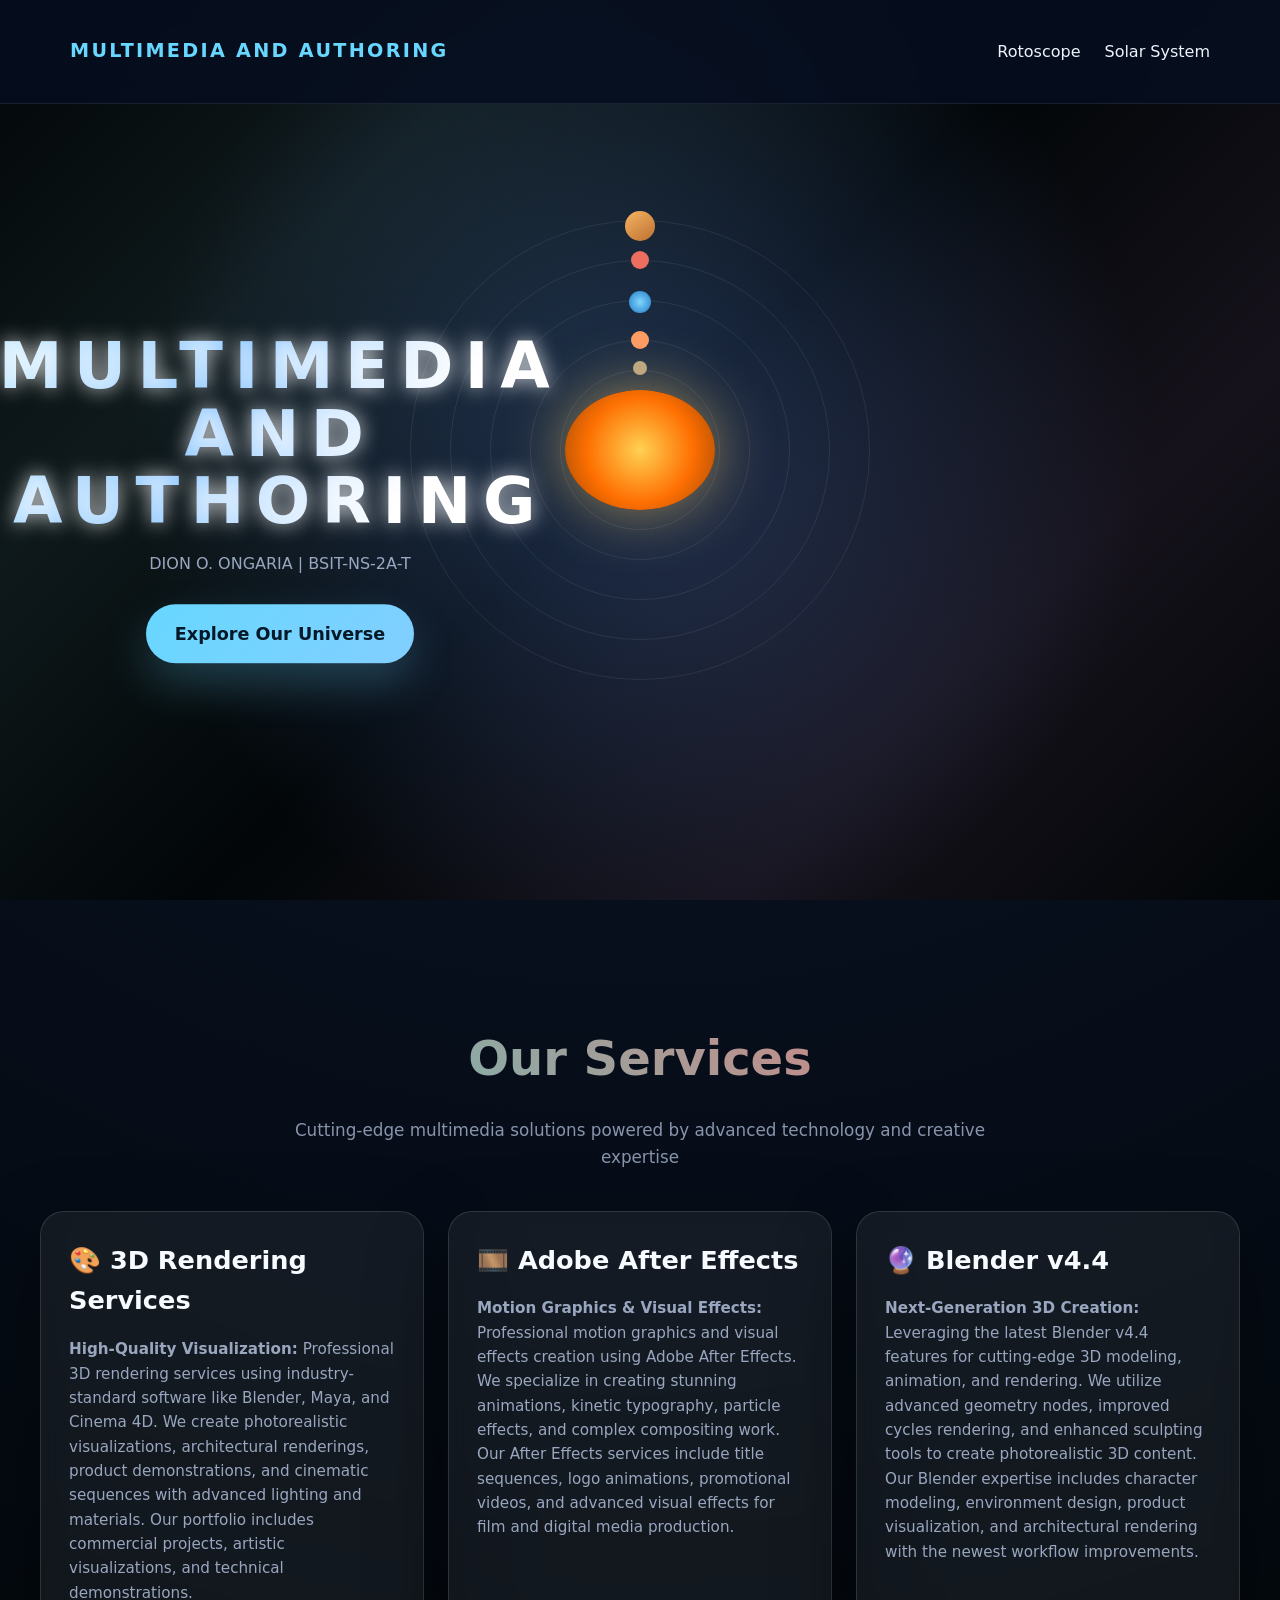
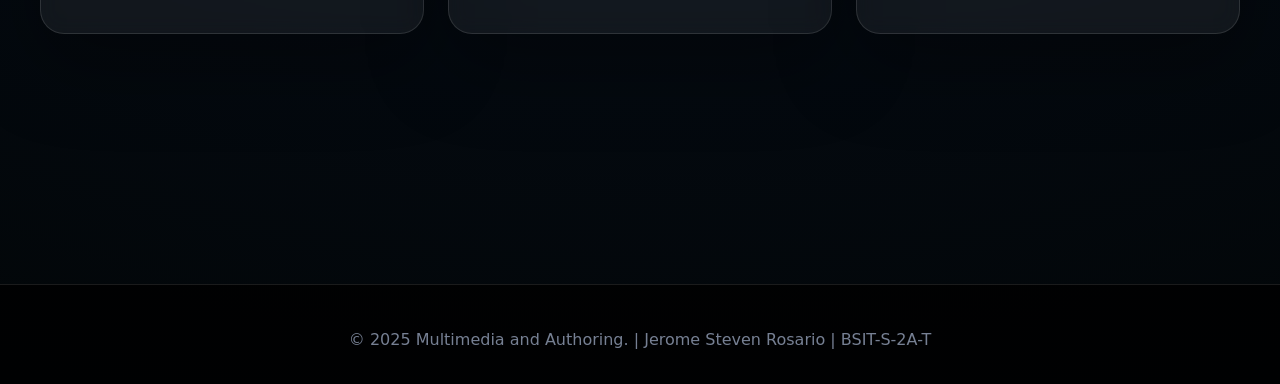
<file: index.html>
<!DOCTYPE html>
<html lang="en">

<head>
    <meta charset="UTF-8">
    <meta name="viewport" content="width=device-width, initial-scale=1.0">
    <title>Multimedia & Authoring</title>
    <style>
        * {
            margin: 0;
            padding: 0;
            box-sizing: border-box;
        }
        
        body {
            font-family: 'Arial', sans-serif;
            background: linear-gradient(135deg, #0a0a0a 0%, #1a1a2e 50%, #16213e 100%);
            color: #ffffff;
            overflow-x: hidden;
        }
        /* Solar System Header */
        
        .solar-system-header {
            position: relative;
            height: 100vh;
            background: radial-gradient(circle at center, #0f0f23 0%, #000 70%);
            display: flex;
            align-items: center;
            justify-content: center;
            overflow: hidden;
        }
        
        .solar-system {
            position: relative;
            width: 800px;
            height: 800px;
        }
        
        .sun {
            position: absolute;
            top: 50%;
            left: 50%;
            transform: translate(-50%, -50%);
            width: 120px;
            height: 120px;
            background: radial-gradient(circle, #ffeb3b 0%, #ff9800 100%);
            border-radius: 50%;
            box-shadow: 0 0 50px #ffeb3b, 0 0 100px #ff9800;
            animation: sunPulse 4s ease-in-out infinite alternate;
        }
        
        @keyframes sunPulse {
            0% {
                transform: translate(-50%, -50%) scale(1);
            }
            100% {
                transform: translate(-50%, -50%) scale(1.1);
            }
        }
        
        .orbit {
            position: absolute;
            top: 50%;
            left: 50%;
            transform: translate(-50%, -50%);
            border: 1px solid rgba(255, 255, 255, 0.1);
            border-radius: 50%;
            animation: rotate 360s linear infinite;
        }
        
        .orbit-1 {
            width: 200px;
            height: 200px;
            animation-duration: 20s;
        }
        
        .orbit-2 {
            width: 300px;
            height: 300px;
            animation-duration: 30s;
        }
        
        .orbit-3 {
            width: 400px;
            height: 400px;
            animation-duration: 40s;
        }
        
        .orbit-4 {
            width: 500px;
            height: 500px;
            animation-duration: 50s;
        }
        
        .orbit-5 {
            width: 600px;
            height: 600px;
            animation-duration: 60s;
        }
        
        @keyframes rotate {
            from {
                transform: translate(-50%, -50%) rotate(0deg);
            }
            to {
                transform: translate(-50%, -50%) rotate(360deg);
            }
        }
        
        .planet {
            position: absolute;
            border-radius: 50%;
            top: -10px;
            left: 50%;
            transform: translateX(-50%);
            transition: transform 0.3s ease, box-shadow 0.3s ease;
            cursor: pointer;
        }
        
        .mercury {
            width: 15px;
            height: 15px;
            background: #8c7853;
        }
        
        .venus {
            width: 20px;
            height: 20px;
            background: #ff6b47;
        }
        
        .earth {
            width: 25px;
            height: 25px;
            background: linear-gradient(45deg, #4fc3f7 0%, #29b6f6 50%, #0277bd 100%);
        }
        
        .mars {
            width: 18px;
            height: 18px;
            background: #d32f2f;
        }
        
        .jupiter {
            width: 35px;
            height: 35px;
            background: #ff8a65;
        }
        /* Rotoscope Effect */
        
        .rotoscope-overlay {
            position: absolute;
            top: 0;
            left: 0;
            width: 100%;
            height: 100%;
            background: linear-gradient(45deg, transparent 0%, rgba(255, 0, 150, 0.1) 25%, transparent 50%, rgba(0, 255, 255, 0.1) 75%, transparent 100%);
            animation: rotoscope 8s linear infinite;
            pointer-events: none;
        }
        
        @keyframes rotoscope {
            0% {
                transform: translateX(-100%);
            }
            100% {
                transform: translateX(100%);
            }
        }
        /* Header Content */
        
        .header-content {
            position: absolute;
            top: 50%;
            left: 50%;
            transform: translate(-50%, -50%);
            text-align: center;
            z-index: 10;
        }
        
        .header-content h1 {
            font-size: 4rem;
            margin-bottom: 1rem;
            text-shadow: 0 0 20px rgba(255, 255, 255, 0.8);
            animation: titleGlow 3s ease-in-out infinite alternate;
        }
        
        @keyframes titleGlow {
            0% {
                text-shadow: 0 0 20px rgba(255, 255, 255, 0.8);
            }
            100% {
                text-shadow: 0 0 30px rgba(255, 255, 255, 1), 0 0 40px rgba(0, 255, 255, 0.5);
            }
        }
        
        .header-content p {
            font-size: 1.5rem;
            margin-bottom: 2rem;
            opacity: 0.9;
        }
        
        .cta-button {
            display: inline-block;
            padding: 15px 40px;
            background: linear-gradient(45deg, #ff6b6b, #4ecdc4);
            color: white;
            text-decoration: none;
            border-radius: 30px;
            font-size: 1.1rem;
            font-weight: bold;
            transition: all 0.3s ease;
            box-shadow: 0 4px 15px rgba(255, 107, 107, 0.3);
        }
        
        .cta-button:hover {
            transform: translateY(-2px);
            box-shadow: 0 6px 20px rgba(255, 107, 107, 0.5);
        }
        /* Navigation */
        
        .nav-bar {
            position: fixed;
            top: 0;
            left: 0;
            width: 100%;
            padding: 20px 50px;
            background: rgba(0, 0, 0, 0.3);
            backdrop-filter: blur(10px);
            z-index: 100;
            transition: background 0.3s ease;
        }
        
        .nav-bar.scrolled {
            background: rgba(0, 0, 0, 0.8);
        }
        
        .nav-container {
            display: flex;
            justify-content: space-between;
            align-items: center;
        }
        
        .logo {
            font-size: 1.5rem;
            font-weight: bold;
            color: #4ecdc4;
        }
        
        .nav-links {
            display: flex;
            list-style: none;
            gap: 30px;
        }
        
        .nav-links a {
            color: #ffffff;
            text-decoration: none;
            transition: color 0.3s ease;
        }
        
        .nav-links a:hover {
            color: #4ecdc4;
        }
        /* Mobile Menu */
        
        .mobile-menu-toggle {
            display: none;
            background: none;
            border: none;
            color: #ffffff;
            font-size: 1.5rem;
            cursor: pointer;
        }
        
        .mobile-menu {
            position: fixed;
            top: 0;
            left: -100%;
            width: 100%;
            height: 100vh;
            background: rgba(0, 0, 0, 0.95);
            display: flex;
            flex-direction: column;
            justify-content: center;
            align-items: center;
            transition: left 0.3s ease;
            z-index: 200;
        }
        
        .mobile-menu.active {
            left: 0;
        }
        
        .mobile-menu a {
            color: #ffffff;
            text-decoration: none;
            font-size: 2rem;
            margin: 20px 0;
            transition: color 0.3s ease;
        }
        
        .mobile-menu a:hover {
            color: #4ecdc4;
        }
        
        .mobile-menu-close {
            position: absolute;
            top: 20px;
            right: 20px;
            background: none;
            border: none;
            color: #ffffff;
            font-size: 2rem;
            cursor: pointer;
        }
        /* Main Content - Removed excessive padding */
        
        .main-content {
            padding: 50px 50px 0;
            max-width: 1400px;
            margin: 0 auto;
        }
        
        .section {
            margin-bottom: 50px;
        }
        
        .section h2 {
            font-size: 3rem;
            margin-bottom: 20px;
            color: #4ecdc4;
            text-align: center;
            background: linear-gradient(45deg, #4ecdc4, #ff6b6b);
            -webkit-background-clip: text;
            -webkit-text-fill-color: transparent;
            background-clip: text;
        }
        
        .section-subtitle {
            text-align: center;
            font-size: 1.2rem;
            margin-bottom: 40px;
            opacity: 0.8;
            max-width: 800px;
            margin-left: auto;
            margin-right: auto;
        }
        /* Services Grid - Compact Layout */
        
        .services-grid {
            display: grid;
            grid-template-columns: repeat(auto-fit, minmax(400px, 1fr));
            gap: 25px;
            margin-top: 30px;
            align-items: stretch;
        }
        
        .service-card {
            background: rgba(255, 255, 255, 0.1);
            backdrop-filter: blur(10px);
            border: 1px solid rgba(255, 255, 255, 0.2);
            border-radius: 20px;
            padding: 30px;
            transition: all 0.3s ease;
            position: relative;
            overflow: hidden;
            height: 100%;
            display: flex;
            flex-direction: column;
        }
        
        .service-card::before {
            content: '';
            position: absolute;
            top: -50%;
            left: -50%;
            width: 200%;
            height: 200%;
            background: linear-gradient(45deg, transparent, rgba(255, 255, 255, 0.1), transparent);
            transform: rotate(45deg);
            transition: all 0.5s ease;
            opacity: 0;
        }
        
        .service-card:hover::before {
            opacity: 1;
            transform: rotate(45deg) translate(50%, 50%);
        }
        
        .service-card:hover {
            transform: translateY(-5px);
            box-shadow: 0 15px 30px rgba(78, 205, 196, 0.3);
            border-color: rgba(78, 205, 196, 0.5);
        }
        
        .service-card h3 {
            color: #ff6b6b;
            font-size: 1.6rem;
            margin-bottom: 15px;
            position: relative;
            z-index: 1;
        }
        
        .service-card p {
            line-height: 1.6;
            opacity: 0.9;
            position: relative;
            z-index: 1;
            flex-grow: 1;
            font-size: 0.95rem;
        }
        /* Footer - Reduced spacing */
        
        .footer {
            background: rgba(0, 0, 0, 0.8);
            padding: 40px 50px 30px;
            text-align: center;
            border-top: 1px solid rgba(255, 255, 255, 0.1);
            margin-top: 40px;
        }
        
        .footer-content {
            max-width: 1200px;
            margin: 0 auto;
        }
        
        .footer p {
            opacity: 0.7;
            margin-top: 10px;
        }
        /* Planet Tooltip */
        
        .planet-tooltip {
            position: absolute;
            background: rgba(0, 0, 0, 0.8);
            color: white;
            padding: 8px 12px;
            border-radius: 4px;
            font-size: 0.8rem;
            pointer-events: none;
            opacity: 0;
            transition: opacity 0.3s ease;
            z-index: 50;
        }
        
        .planet-tooltip.visible {
            opacity: 1;
        }
        /* Responsive Design */
        
        @media (max-width: 768px) {
            .nav-bar {
                padding: 15px 20px;
            }
            .nav-links {
                display: none;
            }
            .mobile-menu-toggle {
                display: block;
            }
            .header-content h1 {
                font-size: 2.5rem;
            }
            .header-content p {
                font-size: 1.2rem;
            }
            .main-content {
                padding: 30px 20px 0;
            }
            .solar-system {
                width: 400px;
                height: 400px;
            }
            .orbit-1 {
                width: 100px;
                height: 100px;
            }
            .orbit-2 {
                width: 150px;
                height: 150px;
            }
            .orbit-3 {
                width: 200px;
                height: 200px;
            }
            .orbit-4 {
                width: 250px;
                height: 250px;
            }
            .orbit-5 {
                width: 300px;
                height: 300px;
            }
            .section h2 {
                font-size: 2.5rem;
            }
            .services-grid {
                grid-template-columns: 1fr;
                gap: 20px;
            }
            .service-card {
                padding: 25px;
            }
            .section {
                margin-bottom: 30px;
            }
            .footer {
                padding: 30px 20px 20px;
                margin-top: 30px;
            }
        }
        
        @media (max-width: 480px) {
            .header-content h1 {
                font-size: 2rem;
            }
            .header-content p {
                font-size: 1rem;
            }
            .solar-system {
                width: 300px;
                height: 300px;
            }
            .orbit-1 {
                width: 80px;
                height: 80px;
            }
            .orbit-2 {
                width: 120px;
                height: 120px;
            }
            .orbit-3 {
                width: 160px;
                height: 160px;
            }
            .orbit-4 {
                width: 200px;
                height: 200px;
            }
            .orbit-5 {
                width: 240px;
                height: 240px;
            }
            .services-grid {
                gap: 15px;
            }
            .service-card {
                padding: 20px;
            }
            .main-content {
                padding: 20px 15px 0;
            }
        }
    </style>
    <link rel="stylesheet" href="styles.css">
</head>

<body>
    <!-- Navigation -->
    <nav class="nav-bar" id="navbar">
        <div class="nav-container">
            <div class="logo">Multimedia and Authoring</div>
            <ul class="nav-links">
                <li><a href="rotoscope.html">Rotoscope</a></li>
                <li><a href="solarsystem.html">Solar System</a></li>
            </ul>
            <button class="mobile-menu-toggle" onclick="toggleMobileMenu()">☰</button>
        </div>
    </nav>

    <!-- Mobile Menu -->
    <div class="mobile-menu" id="mobileMenu">
        <button class="mobile-menu-close" onclick="toggleMobileMenu()">×</button>
        <a href="home.html" onclick="toggleMobileMenu()">Home</a>
        <a href="rotoscope.html" onclick="toggleMobileMenu()">Rotoscope</a>
        <a href="solarsystem.html" onclick="toggleMobileMenu()">Solar System</a>
    </div>

    <!-- Solar System Header -->
    <header class="solar-system-header" id="home">
        <div class="solar-system">
            <div class="sun"></div>

            <div class="orbit orbit-1">
                <div class="planet mercury" data-planet="Mercury"></div>
            </div>

            <div class="orbit orbit-2">
                <div class="planet venus" data-planet="Venus"></div>
            </div>

            <div class="orbit orbit-3">
                <div class="planet earth" data-planet="Earth"></div>
            </div>

            <div class="orbit orbit-4">
                <div class="planet mars" data-planet="Mars"></div>
            </div>

            <div class="orbit orbit-5">
                <div class="planet jupiter" data-planet="Jupiter"></div>
            </div>
        </div>

        <div class="rotoscope-overlay"></div>

        <div class="header-content">
            <h1>MULTIMEDIA AND AUTHORING</h1>
            <p> DION O. ONGARIA | BSIT-NS-2A-T</p>
            <a href="#services" class="cta-button">Explore Our Universe</a>
        </div>
    </header>

    <!-- Planet Tooltip -->
    <div class="planet-tooltip" id="planetTooltip"></div>

    <!-- Main Content -->
    <main class="main-content">
        <!-- Services Section -->
        <section class="section" id="services">
            <h2>Our Services</h2>
            <p class="section-subtitle">Cutting-edge multimedia solutions powered by advanced technology and creative expertise</p>
            <div class="services-grid">

                <div class="service-card">
                    <h3>🎨 3D Rendering Services</h3>
                    <p><strong>High-Quality Visualization:</strong> Professional 3D rendering services using industry-standard software like Blender, Maya, and Cinema 4D. We create photorealistic visualizations, architectural renderings, product demonstrations,
                        and cinematic sequences with advanced lighting and materials. Our portfolio includes commercial projects, artistic visualizations, and technical demonstrations.</p>
                </div>

                <div class="service-card">
                    <h3>🎞️ Adobe After Effects</h3>
                    <p><strong>Motion Graphics & Visual Effects:</strong> Professional motion graphics and visual effects creation using Adobe After Effects. We specialize in creating stunning animations, kinetic typography, particle effects, and complex
                        compositing work. Our After Effects services include title sequences, logo animations, promotional videos, and advanced visual effects for film and digital media production.</p>
                </div>

                <div class="service-card">
                    <h3>🔮 Blender v4.4</h3>
                    <p><strong>Next-Generation 3D Creation:</strong> Leveraging the latest Blender v4.4 features for cutting-edge 3D modeling, animation, and rendering. We utilize advanced geometry nodes, improved cycles rendering, and enhanced sculpting
                        tools to create photorealistic 3D content. Our Blender expertise includes character modeling, environment design, product visualization, and architectural rendering with the newest workflow improvements.</p>
                </div>
            </div>
        </section>
    </main>

    <!-- Footer -->
    <footer class="footer">
        <div class="footer-content">
            <p>&copy; 2025 Multimedia and Authoring. | Jerome Steven Rosario | BSIT-S-2A-T</p>
        </div>
    </footer>

    <script>
        // Mobile menu toggle
        function toggleMobileMenu() {
            const mobileMenu = document.getElementById('mobileMenu');
            mobileMenu.classList.toggle('active');
        }

        // Navbar scroll effect
        window.addEventListener('scroll', function() {
            const navbar = document.getElementById('navbar');
            if (window.scrollY > 100) {
                navbar.classList.add('scrolled');
            } else {
                navbar.classList.remove('scrolled');
            }
        });

        // Planet tooltip
        const planets = document.querySelectorAll('.planet');
        const tooltip = document.getElementById('planetTooltip');

        planets.forEach(planet => {
            planet.addEventListener('mouseenter', function(e) {
                const planetName = e.target.getAttribute('data-planet');
                tooltip.textContent = planetName;
                tooltip.classList.add('visible');
            });

            planet.addEventListener('mousemove', function(e) {
                tooltip.style.left = e.pageX + 10 + 'px';
                tooltip.style.top = e.pageY - 30 + 'px';
            });

            planet.addEventListener('mouseleave', function() {
                tooltip.classList.remove('visible');
            });
        });

        // Smooth scrolling for anchor links
        document.querySelectorAll('a[href^="#"]').forEach(anchor => {
            anchor.addEventListener('click', function(e) {
                e.preventDefault();
                const target = document.querySelector(this.getAttribute('href'));
                if (target) {
                    target.scrollIntoView({
                        behavior: 'smooth',
                        block: 'start'
                    });
                }
            });
        });
    </script>
</body>

</html>
</file>
<file: styles.css>
:root {
    --bg: #08101f;
    --surface: rgba(255, 255, 255, 0.06);
    --surface-strong: rgba(255, 255, 255, 0.12);
    --text: #edf2fb;
    --text-muted: #a8b6d1;
    --accent: #67d7ff;
    --accent-strong: #61a5ff;
    --accent-dark: #0b3d91;
    --border: rgba(255, 255, 255, 0.12);
    --shadow: 0 30px 80px rgba(0, 0, 0, 0.35);
}

*,
*::before,
*::after {
    box-sizing: border-box;
}

html {
    scroll-behavior: smooth;
}

body {
    margin: 0;
    min-height: 100vh;
    font-family: Inter, system-ui, -apple-system, BlinkMacSystemFont, 'Segoe UI', sans-serif;
    color: var(--text);
    background: radial-gradient(circle at top, #0f1f3d 0%, #08101f 38%, #020608 100%);
    line-height: 1.6;
}

button,
input,
textarea,
select {
    font: inherit;
}

a {
    color: var(--accent);
    text-decoration: none;
}

a:hover {
    color: #98d9ff;
}

img,
video {
    max-width: 100%;
    display: block;
}

.section {
    padding: 80px 0;
}

.container {
    width: min(1200px, calc(100% - 40px));
    margin: 0 auto;
}

.nav-bar {
    position: fixed;
    inset: 0 auto auto 0;
    width: 100%;
    z-index: 100;
    background: rgba(6, 15, 32, 0.86);
    border-bottom: 1px solid rgba(255, 255, 255, 0.08);
    backdrop-filter: blur(16px);
    transition: transform 0.3s ease, background 0.3s ease, border-color 0.3s ease;
}

.nav-container {
    width: min(1200px, calc(100% - 40px));
    margin: 0 auto;
    display: flex;
    align-items: center;
    justify-content: space-between;
    padding: 16px 0;
}

.logo {
    font-size: 1.2rem;
    font-weight: 700;
    letter-spacing: 0.12em;
    color: var(--accent);
    text-transform: uppercase;
}

.nav-links {
    list-style: none;
    display: flex;
    gap: 24px;
    align-items: center;
}

.nav-links li {
    position: relative;
}

.nav-links a {
    color: var(--text);
    font-weight: 500;
    transition: color 0.25s ease;
}

.nav-links a:hover,
.nav-links a:focus {
    color: #bde4ff;
}

.nav-bar.scrolled {
    background: rgba(2, 8, 18, 0.98);
    border-color: rgba(255, 255, 255, 0.16);
}

.mobile-menu-toggle,
.mobile-menu-close,
.cta-button,
.back-btn {
    border: none;
    cursor: pointer;
}

.mobile-menu-toggle {
    display: none;
    background: rgba(255, 255, 255, 0.08);
    color: var(--text);
    width: 42px;
    height: 42px;
    border-radius: 50%;
}

.mobile-menu {
    display: none;
    position: fixed;
    inset: 0;
    background: rgba(4, 12, 24, 0.96);
    backdrop-filter: blur(16px);
    padding: 40px 24px;
    flex-direction: column;
    gap: 20px;
    z-index: 110;
    overflow-y: auto;
}

.mobile-menu.active {
    display: flex;
}

.mobile-menu a {
    color: var(--text);
    font-size: 1.25rem;
    padding: 14px 0;
    border-bottom: 1px solid rgba(255, 255, 255, 0.08);
}

.mobile-menu-close {
    align-self: flex-end;
    font-size: 2rem;
    color: var(--text);
    background: transparent;
}

.hero,
.solar-system-header {
    position: relative;
    display: flex;
    align-items: center;
    justify-content: center;
    min-height: 100vh;
    padding: 0 20px;
}

.solar-system-header {
    background: radial-gradient(circle at center, rgba(32, 50, 80, 0.95) 0%, #020608 65%);
    overflow: hidden;
}

.solar-system {
    position: relative;
    width: clamp(280px, 50vw, 700px);
    aspect-ratio: 1 / 1;
    display: grid;
    place-items: center;
}

.sun {
    position: absolute;
    inset: 50%;
    transform: translate(-50%, -50%);
    width: clamp(80px, 14vw, 150px);
    aspect-ratio: 1 / 1;
    border-radius: 50%;
    background: radial-gradient(circle, #ffd153 0%, #fe6f00 55%, #9c4300 100%);
    box-shadow: 0 0 60px rgba(255, 205, 92, 0.55);
    animation: pulse 4s ease-in-out infinite alternate;
}

@keyframes pulse {
    from {
        transform: translate(-50%, -50%) scale(1);
    }
    to {
        transform: translate(-50%, -50%) scale(1.08);
    }
}

.orbit {
    position: absolute;
    top: 50%;
    left: 50%;
    transform: translate(-50%, -50%);
    border-radius: 50%;
    border: 1px solid rgba(255, 255, 255, 0.08);
    animation: rotate 35s linear infinite;
}

.orbit-1 {
    width: 160px;
    height: 160px;
    animation-duration: 18s;
}

.orbit-2 {
    width: 220px;
    height: 220px;
    animation-duration: 26s;
}

.orbit-3 {
    width: 300px;
    height: 300px;
    animation-duration: 34s;
}

.orbit-4 {
    width: 380px;
    height: 380px;
    animation-duration: 42s;
}

.orbit-5 {
    width: 460px;
    height: 460px;
    animation-duration: 50s;
}

@keyframes rotate {
    from {
        transform: translate(-50%, -50%) rotate(0deg);
    }
    to {
        transform: translate(-50%, -50%) rotate(360deg);
    }
}

.planet {
    position: absolute;
    top: -10px;
    left: 50%;
    transform: translateX(-50%);
    border-radius: 50%;
    transition: transform 0.25s ease, box-shadow 0.25s ease;
}

.planet:hover {
    transform: translateX(-50%) scale(1.18);
    box-shadow: 0 0 25px rgba(255, 255, 255, 0.2);
}

.mercury {
    width: 14px;
    height: 14px;
    background: #bfa77f;
}

.venus {
    width: 18px;
    height: 18px;
    background: #ff9a62;
}

.earth {
    width: 22px;
    height: 22px;
    background: radial-gradient(circle, #7fd7ff 0%, #1d75c5 100%);
}

.mars {
    width: 18px;
    height: 18px;
    background: #ed6a5a;
}

.jupiter {
    width: 30px;
    height: 30px;
    background: linear-gradient(145deg, #f8b25b, #be6c2c);
}

.rotoscope-overlay {
    position: absolute;
    inset: 0;
    background: linear-gradient(135deg, transparent 0%, rgba(165, 255, 255, 0.08) 25%, transparent 50%, rgba(255, 160, 255, 0.08) 75%, transparent 100%);
    pointer-events: none;
    animation: drift 12s linear infinite;
}

@keyframes drift {
    from {
        transform: translateX(-100%);
    }
    to {
        transform: translateX(100%);
    }
}

.header-content {
    position: absolute;
    inset: auto 0 8% 0;
    max-width: 720px;
    margin: 0 auto;
    padding: 0 20px;
    text-align: center;
    z-index: 3;
}

.header-content h1 {
    font-size: clamp(2.8rem, 5vw, 4.4rem);
    letter-spacing: 0.18em;
    margin-bottom: 1rem;
    text-transform: uppercase;
    line-height: 1.05;
    background: linear-gradient(120deg, #d6f2ff, #8cc6ff 40%, #ffffff 70%);
    -webkit-background-clip: text;
    background-clip: text;
    -webkit-text-fill-color: transparent;
}

.header-content p {
    color: var(--text-muted);
    font-size: clamp(1rem, 1.1vw, 1.4rem);
    margin-bottom: 1.75rem;
}

.cta-button,
.back-btn {
    display: inline-flex;
    align-items: center;
    justify-content: center;
    gap: 0.5rem;
    padding: 0.95rem 1.8rem;
    border-radius: 999px;
    background: linear-gradient(135deg, var(--accent), #82cfff);
    color: #051827;
    font-weight: 700;
    box-shadow: 0 20px 45px rgba(103, 215, 255, 0.24);
    transition: transform 0.25s ease, box-shadow 0.25s ease;
}

.cta-button:hover,
.back-btn:hover {
    transform: translateY(-2px);
    box-shadow: 0 26px 55px rgba(103, 215, 255, 0.32);
}

.main-content {
    width: min(1200px, calc(100% - 40px));
    margin: 0 auto;
    padding: 40px 0 80px;
}

.section-title {
    font-size: clamp(2rem, 3vw, 3rem);
    margin-bottom: 1rem;
    color: #f8fbff;
}

.section-subtitle {
    max-width: 720px;
    color: var(--text-muted);
    margin-bottom: 2.5rem;
    font-size: 1.05rem;
}

.services-grid,
.hero-metrics,
.overview-stats {
    display: grid;
    gap: 24px;
}

.services-grid {
    grid-template-columns: repeat(auto-fit, minmax(260px, 1fr));
}

.service-card,
.card,
.metric-card,
.timeline-card,
.age-calculator {
    background: var(--surface);
    border: 1px solid rgba(255, 255, 255, 0.12);
    border-radius: 24px;
    box-shadow: var(--shadow);
    padding: 28px;
    transition: transform 0.25s ease, background 0.25s ease, border-color 0.25s ease;
}

.service-card:hover,
.card:hover,
.metric-card:hover,
.timeline-card:hover,
.age-calculator:hover {
    transform: translateY(-4px);
    background: rgba(255, 255, 255, 0.08);
    border-color: rgba(103, 215, 255, 0.18);
}

.service-card h3,
.card h3,
.metric-card h3,
.timeline-card h3 {
    margin-top: 0;
    margin-bottom: 1rem;
    color: #f7fbff;
}

.service-card p,
.card p,
.metric-card p,
.timeline-card p,
.age-calculator p {
    color: var(--text-muted);
}

.metric-card {
    display: grid;
    place-items: center;
    text-align: center;
    padding: 30px 24px;
}

.metric-number {
    font-size: clamp(2.2rem, 4vw, 3rem);
    font-weight: 800;
    color: var(--accent);
    margin-bottom: 0.5rem;
}

.metric-label,
.age-number {
    color: #cbd6e5;
    font-weight: 600;
}

.compilation-showcase {
    display: grid;
    grid-template-columns: 1.05fr 0.95fr;
    gap: 30px;
    align-items: start;
}

.compilation-video-container {
    display: grid;
    gap: 20px;
}

.compilation-video,
.video-wrapper,
.video-placeholder,
.video-player {
    border-radius: 24px;
    overflow: hidden;
}

.compilation-video {
    background: linear-gradient(145deg, rgba(16, 79, 177, 0.92), rgba(35, 103, 217, 0.88));
    min-height: 320px;
    position: relative;
}

.video-placeholder {
    background: linear-gradient(135deg, #1b3d82, #335bac);
    display: grid;
    place-items: center;
    cursor: pointer;
}

.play-button {
    width: 72px;
    height: 72px;
    border-radius: 50%;
    background: rgba(255, 255, 255, 0.92);
    display: grid;
    place-items: center;
    transition: transform 0.25s ease, box-shadow 0.25s ease;
}

.play-button:hover {
    transform: scale(1.05);
    box-shadow: 0 24px 40px rgba(255, 255, 255, 0.18);
}

.video-player {
    width: 100%;
    aspect-ratio: 16 / 9;
    background: #000;
    display: none;
}

.close-video {
    position: absolute;
    top: 18px;
    right: 18px;
    width: 38px;
    height: 38px;
    border-radius: 50%;
    background: rgba(255, 255, 255, 0.14);
    color: #fff;
    display: grid;
    place-items: center;
}

.progress-bar {
    height: 10px;
    background: rgba(255, 255, 255, 0.08);
    border-radius: 999px;
    overflow: hidden;
}

.progress-fill {
    height: 100%;
    background: linear-gradient(90deg, #7dd3fc 0%, #38bdf8 100%);
    border-radius: inherit;
    transition: width 0.4s ease;
}

.timeline-section {
    padding: 60px 0;
}

.timeline-container {
    position: relative;
    display: grid;
    gap: 24px;
    padding-left: 20px;
}

.timeline-line {
    position: absolute;
    left: 8px;
    top: 0;
    bottom: 0;
    width: 4px;
    background: linear-gradient(180deg, #67d7ff, #4e8df3);
    border-radius: 999px;
}

.timeline-item {
    position: relative;
    padding-left: 44px;
}

.timeline-item::before {
    content: '';
    position: absolute;
    left: 0;
    top: 12px;
    width: 18px;
    height: 18px;
    border-radius: 50%;
    background: #0f2d57;
    border: 4px solid #67d7ff;
    box-shadow: 0 0 20px rgba(103, 215, 255, 0.2);
}

.timeline-card {
    padding: 24px;
}

.timeline-card h3 {
    margin-bottom: 0.75rem;
}

.timeline-card p {
    margin-bottom: 1rem;
}

.timeline-dot {
    position: absolute;
    left: -5px;
    top: 12px;
    width: 30px;
    height: 30px;
    border-radius: 50%;
    background: rgba(103, 215, 255, 0.16);
    border: 2px solid rgba(103, 215, 255, 0.34);
}

.timeline-item:hover .timeline-dot {
    background: rgba(103, 215, 255, 0.3);
}

.age-calculator,
.age-display {
    background: rgba(255, 255, 255, 0.04);
}

.age-number {
    font-size: clamp(1.3rem, 2vw, 2rem);
    font-weight: 700;
    color: var(--accent);
}

.age-display {
    border: 1px solid rgba(103, 215, 255, 0.16);
    padding: 24px;
}

.overview-stats {
    grid-template-columns: repeat(auto-fit, minmax(180px, 1fr));
}

.stat-item {
    text-align: center;
}

.stat-number {
    font-size: clamp(1.8rem, 3vw, 2.4rem);
    color: var(--accent);
    font-weight: 800;
    margin-bottom: 0.5rem;
}

.stat-item p {
    color: var(--text-muted);
}

.card {
    backdrop-filter: blur(20px);
}

.footer {
    padding: 32px 0;
    text-align: center;
    color: var(--text-muted);
}

.footer-content {
    width: min(1200px, calc(100% - 40px));
    margin: 0 auto;
}

.planet-tooltip {
    position: fixed;
    z-index: 50;
    pointer-events: none;
    padding: 10px 14px;
    border-radius: 999px;
    background: rgba(1, 18, 38, 0.92);
    color: #dbeafe;
    font-size: 0.95rem;
    backdrop-filter: blur(10px);
    opacity: 0;
    transform: translate(-50%, -140%);
    transition: opacity 0.2s ease, transform 0.2s ease;
}

.planet-tooltip.visible {
    opacity: 1;
}

@media (max-width: 940px) {
    .compilation-showcase,
    .hero-metrics {
        grid-template-columns: 1fr;
    }
    .nav-links {
        display: none;
    }
    .mobile-menu-toggle {
        display: inline-flex;
    }
}

@media (max-width: 720px) {
    .header-content {
        padding: 0 16px;
    }
    .section {
        padding: 60px 0;
    }
    .service-card,
    .card,
    .metric-card,
    .timeline-card,
    .age-calculator {
        padding: 22px;
    }
    .solar-system {
        width: 100%;
        max-width: 420px;
    }
}

@media (max-width: 560px) {
    .nav-container {
        gap: 16px;
    }
    .logo {
        font-size: 1rem;
    }
    .mobile-menu-toggle {
        width: 40px;
        height: 40px;
    }
    .main-content {
        padding: 30px 0 60px;
    }
    .section-title {
        font-size: 2rem;
    }
    .timeline-container,
    .timeline-item {
        padding-left: 0;
    }
    .timeline-line {
        left: 12px;
    }
    .timeline-item::before {
        left: 6px;
    }
}
</file>
